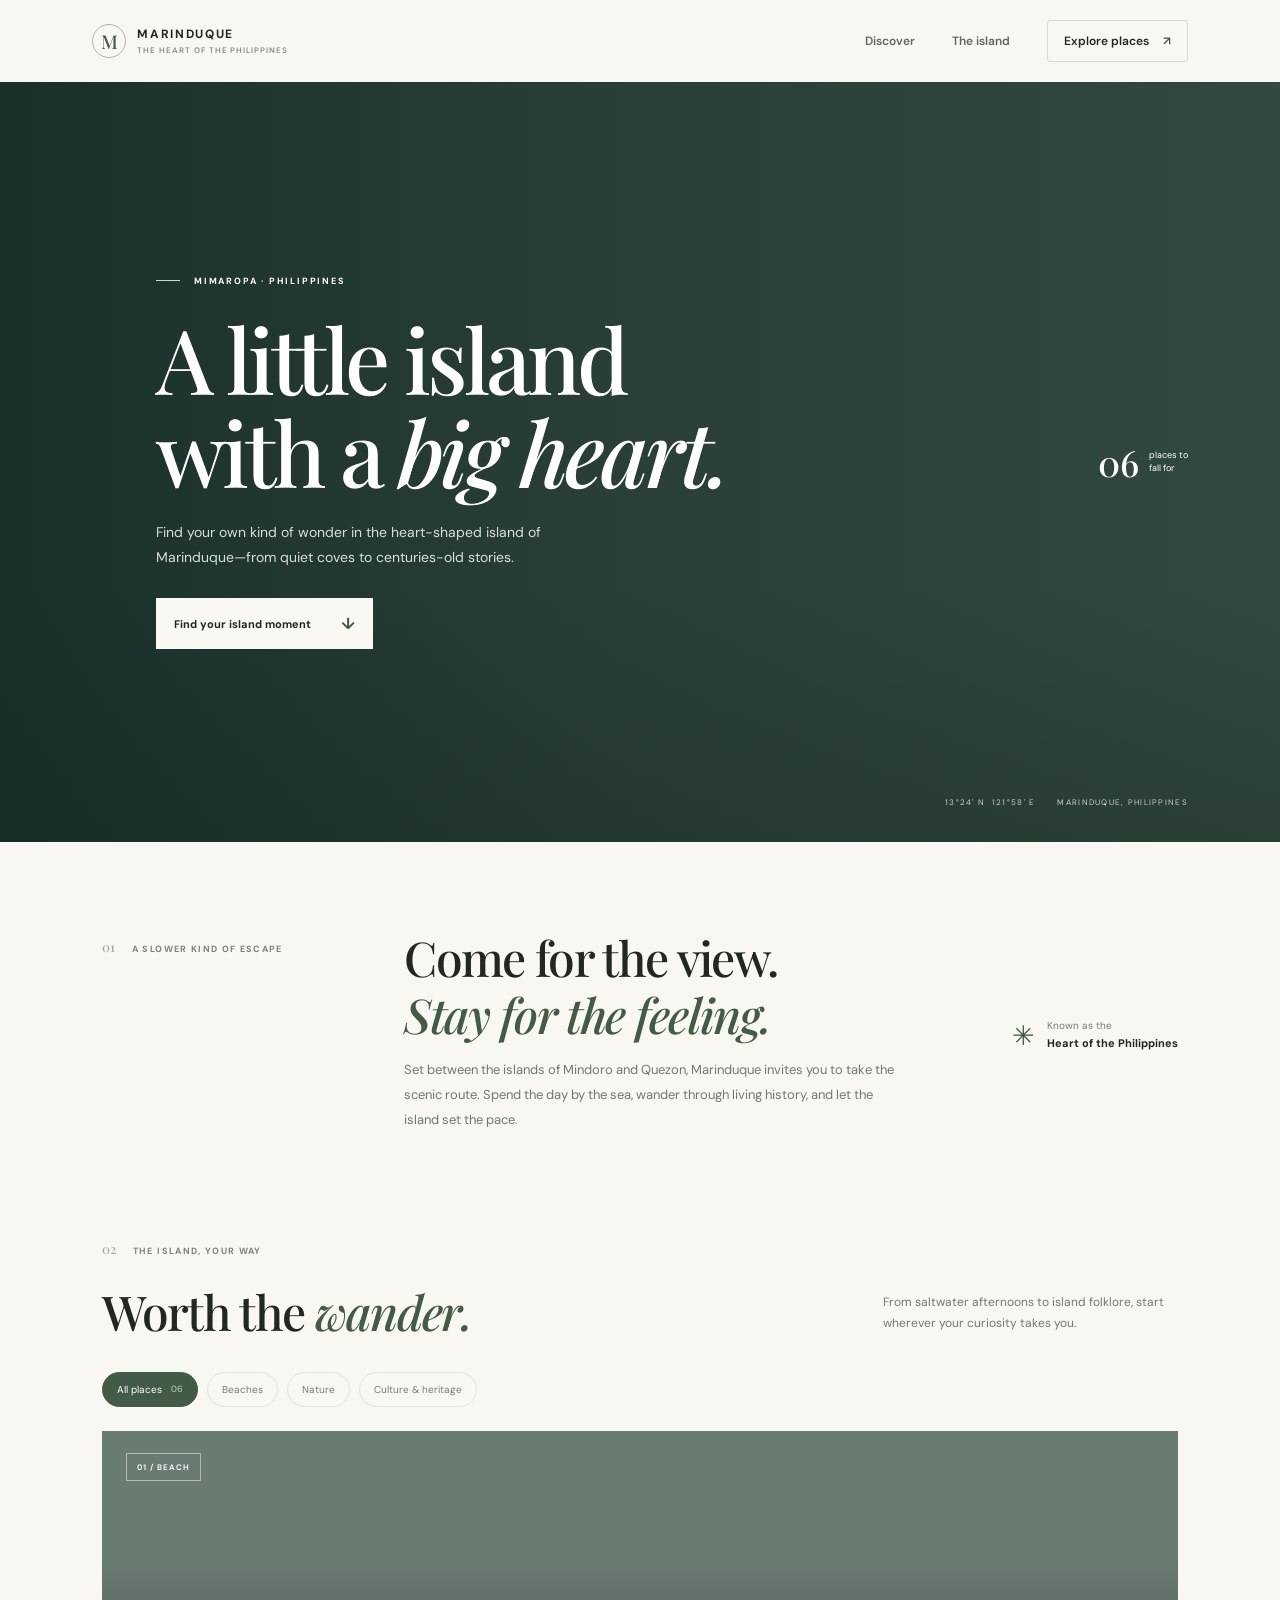
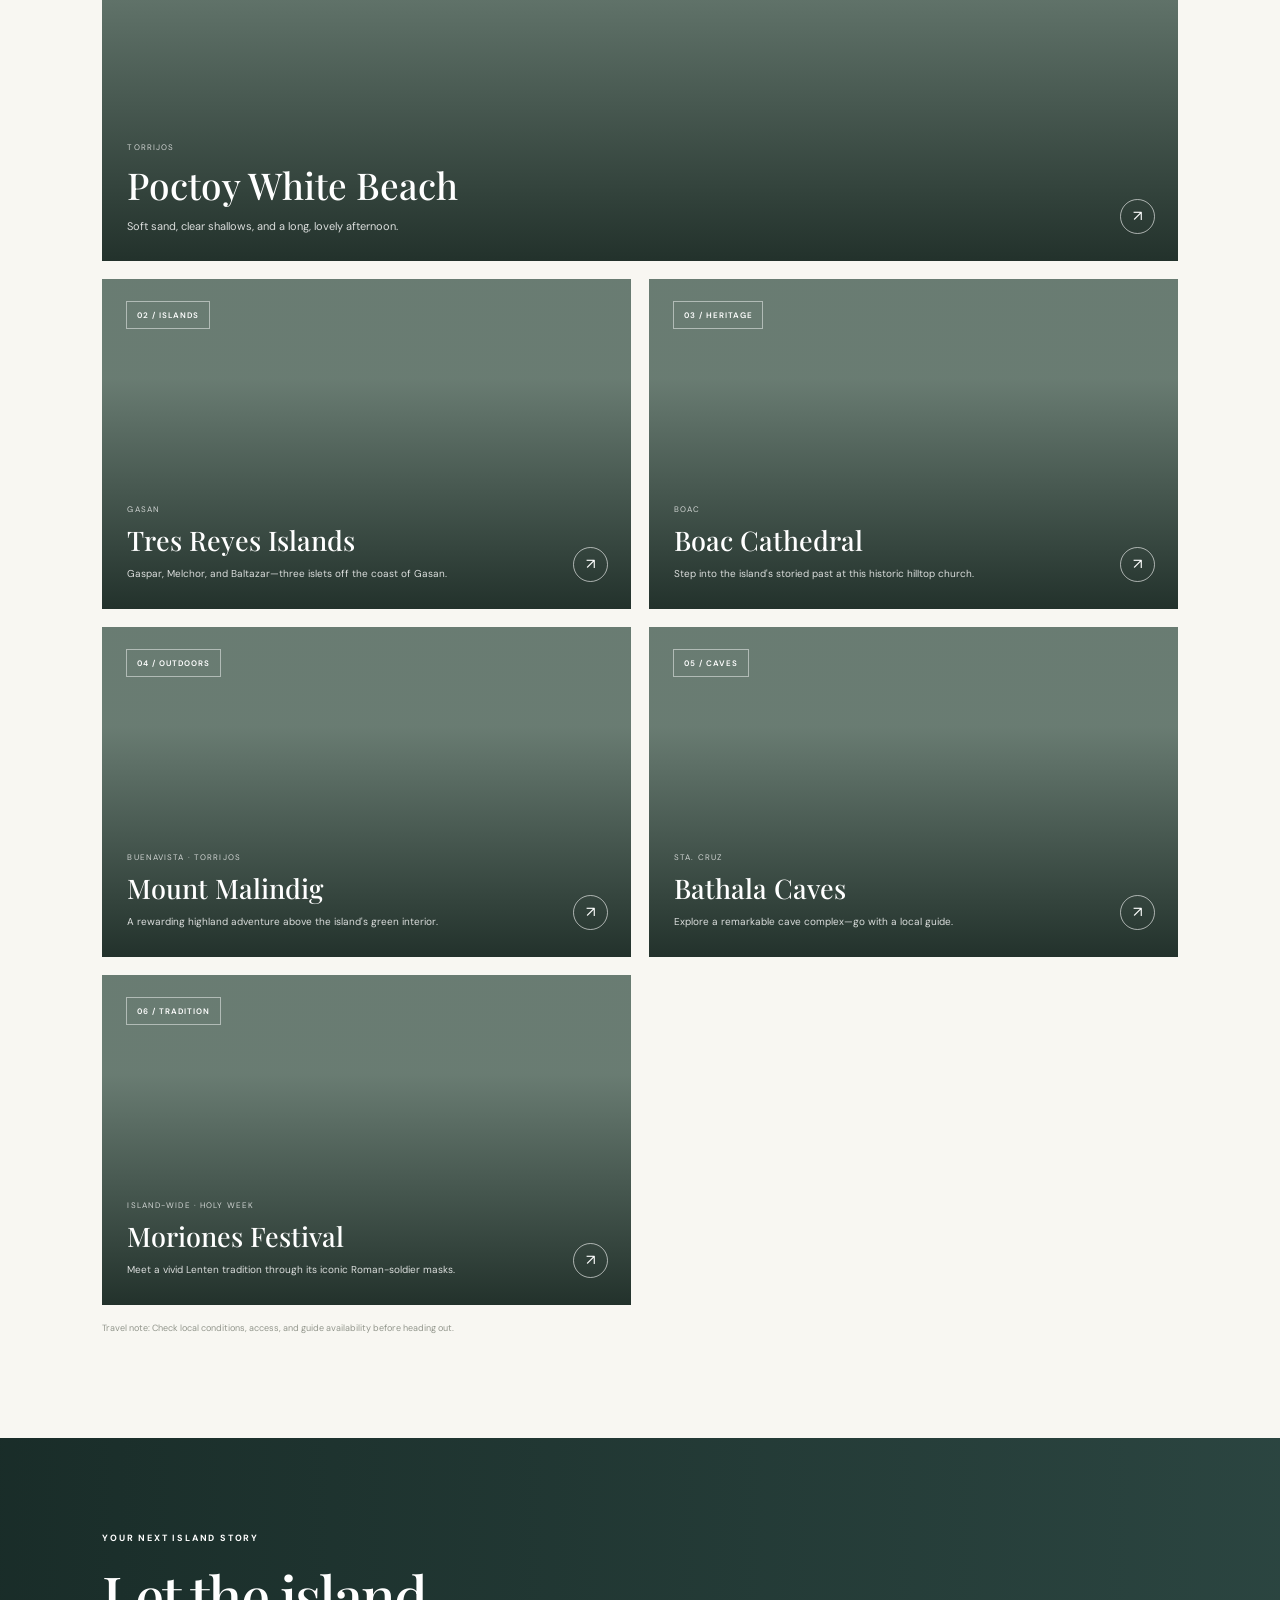
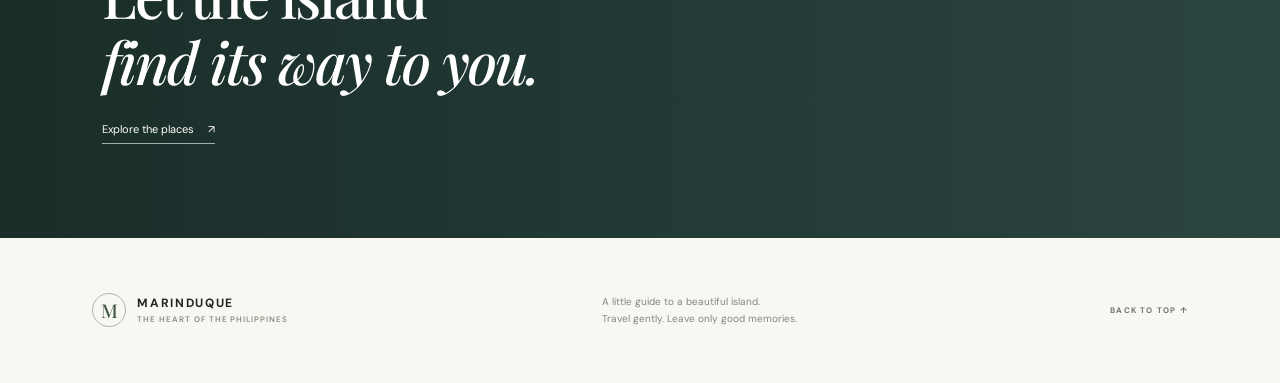
<file: index.html>
<!DOCTYPE html>
<html lang="en">
<head>
	<meta charset="UTF-8">
	<meta name="viewport" content="width=device-width, initial-scale=1.0">
	<meta name="theme-color" content="#f8f5ed">
	<meta name="description" content="Discover the beaches, heritage, islands, and mountain trails of Marinduque, the heart of the Philippines.">
	<title>Marinduque — The Heart of the Philippines</title>
	<link rel="preconnect" href="https://fonts.googleapis.com">
	<link rel="preconnect" href="https://fonts.gstatic.com" crossorigin>
	<link href="https://fonts.googleapis.com/css2?family=DM+Sans:wght@400;500;600;700&family=Playfair+Display:wght@500;600;700&display=swap" rel="stylesheet">
	<link rel="stylesheet" href="style.css">
	<script src="script.js" defer></script>
</head>
<body>
	<header class="site-header">
		<a class="brand" href="#home" aria-label="Marinduque home">
			<span class="brand-mark" aria-hidden="true">M</span>
			<span>MARINDUQUE<small>THE HEART OF THE PHILIPPINES</small></span>
		</a>
		<button class="menu-toggle" type="button" aria-label="Open navigation" aria-expanded="false" aria-controls="main-nav">
			<span></span><span></span>
		</button>
		<nav class="main-nav" id="main-nav" aria-label="Main navigation">
			<a href="#discover">Discover</a>
			<a href="#about">The island</a>
			<a class="nav-cta" href="#discover">Explore places <span aria-hidden="true">↗</span></a>
		</nav>
	</header>

	<main>
		<section class="hero" id="home" aria-labelledby="hero-title">
			<div class="hero-image" role="img" aria-label="A tropical island shoreline surrounded by blue water"></div>
			<div class="hero-shade"></div>
			<div class="hero-content">
				<p class="eyebrow"><span></span> MIMAROPA · PHILIPPINES</p>
				<h1 id="hero-title">A little island<br>with a <em>big heart.</em></h1>
				<p class="hero-copy">Find your own kind of wonder in the heart-shaped island of Marinduque—from quiet coves to centuries-old stories.</p>
				<a class="button button-light" href="#discover">Find your island moment <span aria-hidden="true">↓</span></a>
			</div>
			<div class="hero-caption"><span>13°24' N&nbsp; 121°58' E</span><span>MARINDUQUE, PHILIPPINES</span></div>
			<div class="hero-count"><strong>06</strong><span>places to<br>fall for</span></div>
		</section>

		<section class="intro section-wrap" id="about">
			<div class="intro-label"><span class="section-number">01</span> A SLOWER KIND OF ESCAPE</div>
			<div class="intro-copy">
				<h2>Come for the view.<br><em>Stay for the feeling.</em></h2>
				<p>Set between the islands of Mindoro and Quezon, Marinduque invites you to take the scenic route. Spend the day by the sea, wander through living history, and let the island set the pace.</p>
			</div>
			<div class="intro-note"><span aria-hidden="true">✳</span><p>Known as the<br><strong>Heart of the Philippines</strong></p></div>
		</section>

		<section class="discover section-wrap" id="discover">
			<div class="section-heading">
				<div>
					<div class="intro-label"><span class="section-number">02</span> THE ISLAND, YOUR WAY</div>
					<h2>Worth the <em>wander.</em></h2>
				</div>
				<p>From saltwater afternoons to island folklore, start wherever your curiosity takes you.</p>
			</div>

			<div class="filter-row" role="group" aria-label="Filter attractions by type">
				<button class="filter-chip active" type="button" data-filter="all" aria-pressed="true">All places <span>06</span></button>
				<button class="filter-chip" type="button" data-filter="beach" aria-pressed="false">Beaches</button>
				<button class="filter-chip" type="button" data-filter="nature" aria-pressed="false">Nature</button>
				<button class="filter-chip" type="button" data-filter="culture" aria-pressed="false">Culture & heritage</button>
			</div>

			<div class="attraction-grid" id="attraction-grid">
				<article class="place-card place-card-large" data-category="beach">
					<div class="place-image image-poctoy" role="img" aria-label="White sand beach and clear tropical water"></div>
					<div class="place-overlay"></div>
					<span class="place-index">01 / BEACH</span>
					<div class="place-info"><p>TORRIJOS</p><h3>Poctoy White Beach</h3><span>Soft sand, clear shallows, and a long, lovely afternoon.</span></div>
					<span class="place-arrow" aria-hidden="true">↗</span>
				</article>
				<article class="place-card" data-category="nature">
					<div class="place-image image-tres-reyes" role="img" aria-label="Small green islands in a bright blue sea"></div>
					<div class="place-overlay"></div>
					<span class="place-index">02 / ISLANDS</span>
					  <div class="place-info"><p>GASAN</p><h3>Tres Reyes Islands</h3><span>Gaspar, Melchor, and Baltazar—three islets off the coast of Gasan.</span></div>
					<span class="place-arrow" aria-hidden="true">↗</span>
				</article>
				<article class="place-card" data-category="culture">
					<div class="place-image image-boac" role="img" aria-label="Historic Spanish colonial church in the Philippines"></div>
					<div class="place-overlay"></div>
					<span class="place-index">03 / HERITAGE</span>
					<div class="place-info"><p>BOAC</p><h3>Boac Cathedral</h3><span>Step into the island's storied past at this historic hilltop church.</span></div>
					<span class="place-arrow" aria-hidden="true">↗</span>
				</article>
				<article class="place-card" data-category="nature">
					<div class="place-image image-malindig" role="img" aria-label="Lush green mountain rising above the island landscape"></div>
					<div class="place-overlay"></div>
					<span class="place-index">04 / OUTDOORS</span>
					<div class="place-info"><p>BUENAVISTA · TORRIJOS</p><h3>Mount Malindig</h3><span>A rewarding highland adventure above the island's green interior.</span></div>
					<span class="place-arrow" aria-hidden="true">↗</span>
				</article>
				<article class="place-card" data-category="nature">
					<div class="place-image image-caves" role="img" aria-label="Limestone cave opening surrounded by tropical greenery"></div>
					<div class="place-overlay"></div>
					<span class="place-index">05 / CAVES</span>
					<div class="place-info"><p>STA. CRUZ</p><h3>Bathala Caves</h3><span>Explore a remarkable cave complex—go with a local guide.</span></div>
					<span class="place-arrow" aria-hidden="true">↗</span>
				</article>
				<article class="place-card" data-category="culture">
					<div class="place-image image-moriones" role="img" aria-label="Colorful handcrafted festival mask"></div>
					<div class="place-overlay"></div>
					<span class="place-index">06 / TRADITION</span>
					<div class="place-info"><p>ISLAND-WIDE · HOLY WEEK</p><h3>Moriones Festival</h3><span>Meet a vivid Lenten tradition through its iconic Roman-soldier masks.</span></div>
					<span class="place-arrow" aria-hidden="true">↗</span>
				</article>
			</div>
			<p class="empty-state" id="empty-state" hidden>No places in this category yet. Try another filter.</p>
			<p class="photo-note">Travel note: Check local conditions, access, and guide availability before heading out.</p>
		</section>

		<section class="closing-banner">
			<div class="closing-image" role="img" aria-label="Sunset over a tropical island coast"></div>
			<div class="closing-content"><p class="eyebrow">YOUR NEXT ISLAND STORY</p><h2>Let the island<br><em>find its way to you.</em></h2><a href="#discover" class="text-link">Explore the places <span aria-hidden="true">↗</span></a></div>
		</section>
	</main>

	<footer class="site-footer">
		<a class="brand footer-brand" href="#home"><span class="brand-mark" aria-hidden="true">M</span><span>MARINDUQUE<small>THE HEART OF THE PHILIPPINES</small></span></a>
		<p>A little guide to a beautiful island.<br>Travel gently. Leave only good memories.</p>
		<a class="back-top" href="#home">BACK TO TOP ↑</a>
	</footer>
</body>
</html>
</file>
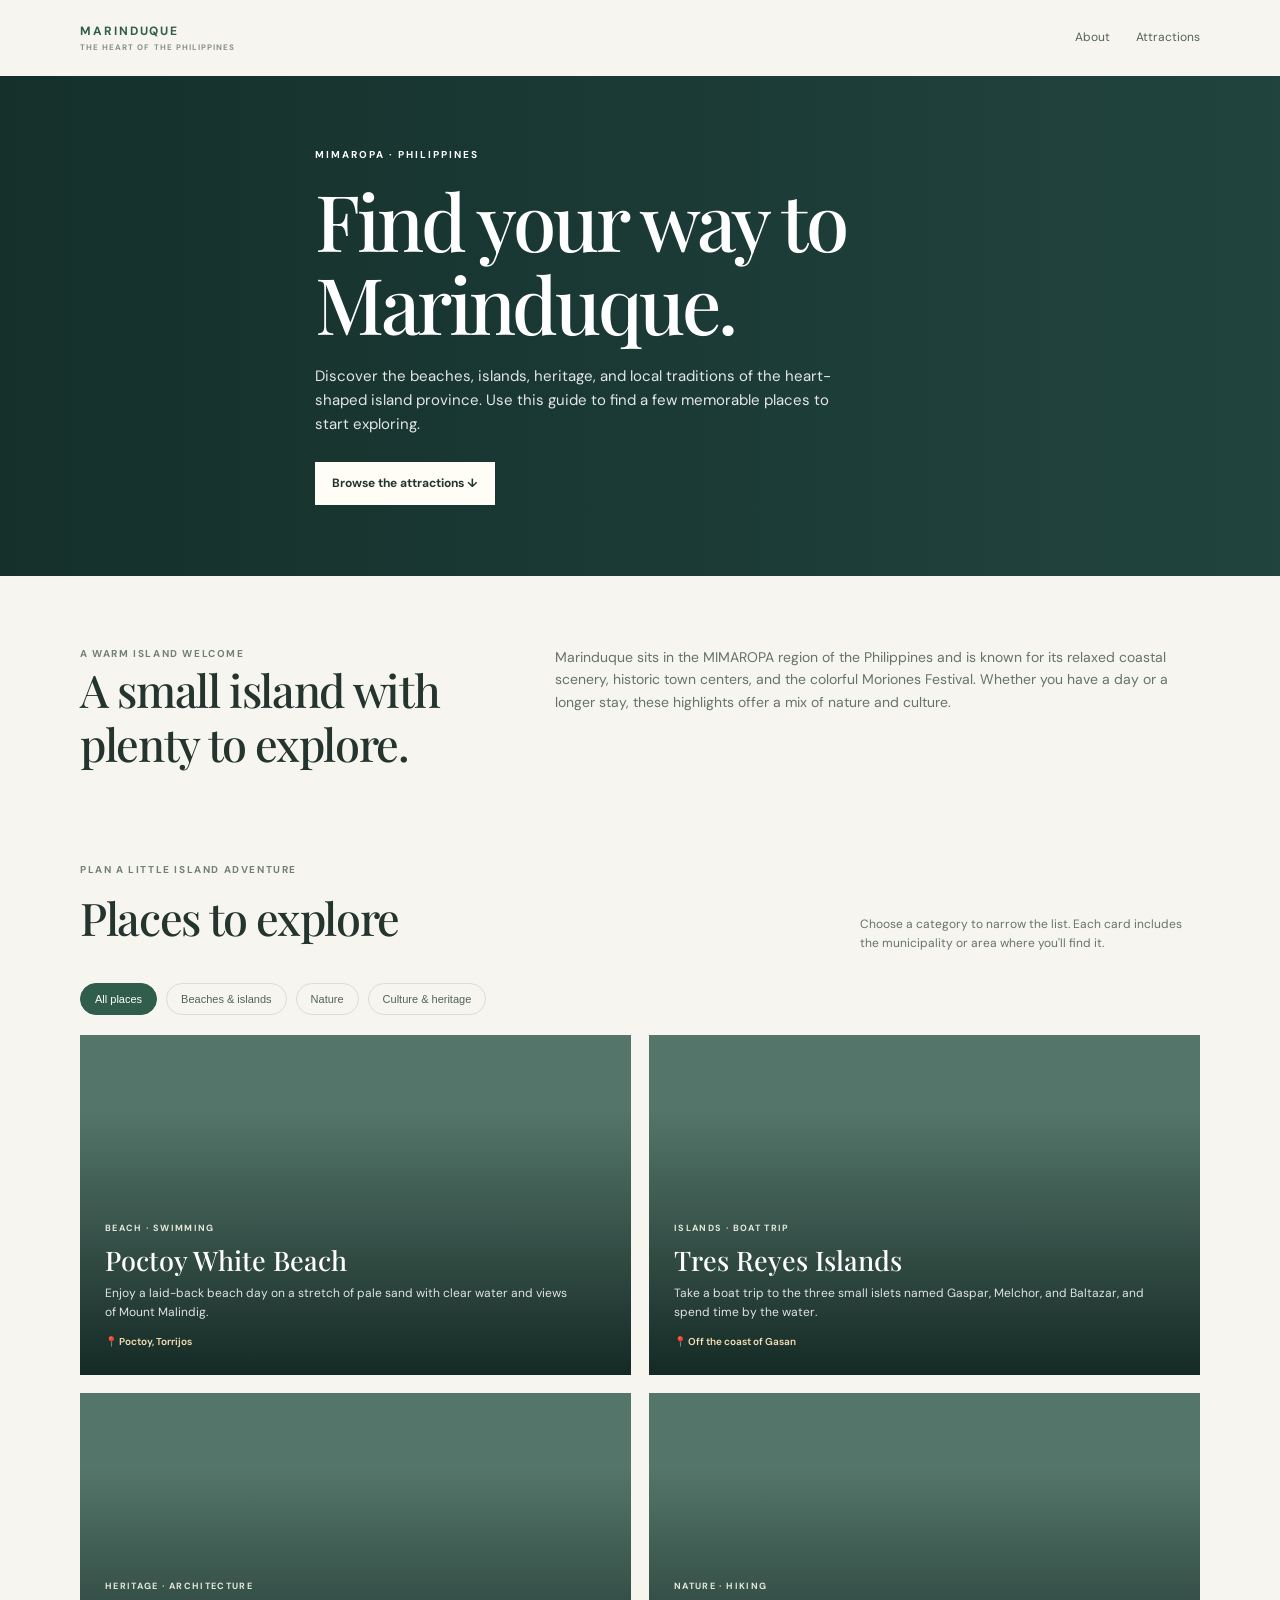
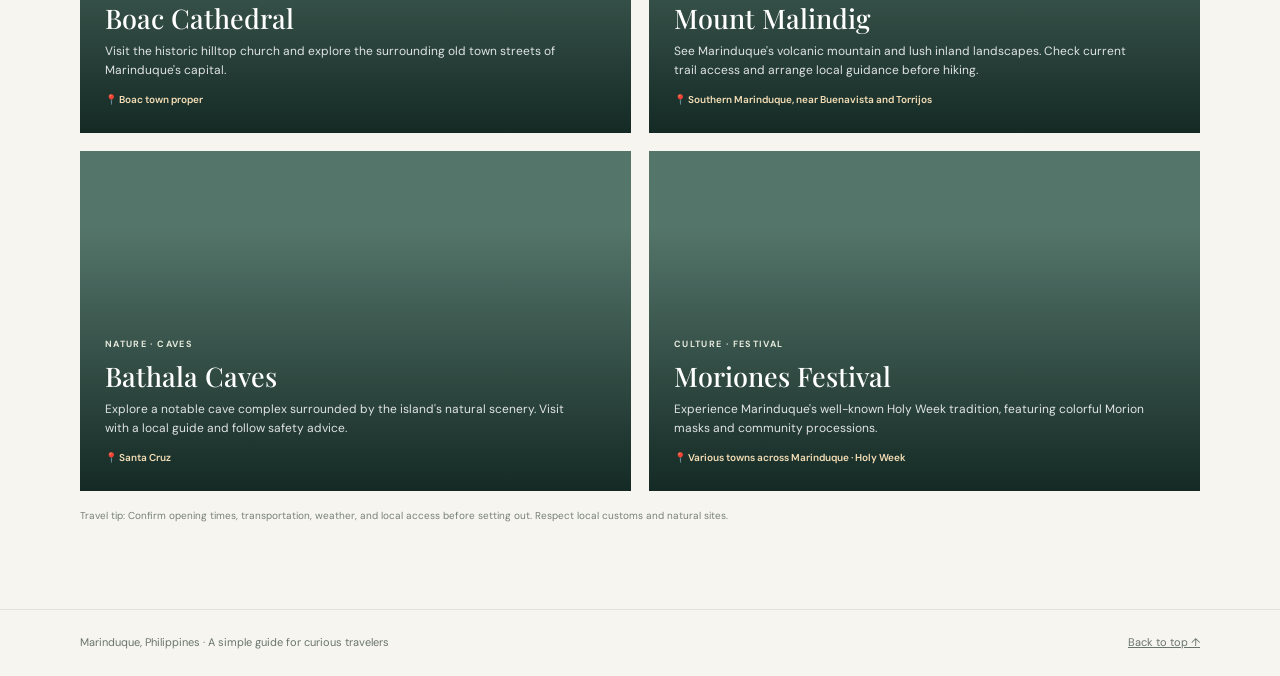
<file: outputs/task3-structured.html>
<!DOCTYPE html>
<html lang="en">
<head>
  <meta charset="UTF-8">
  <meta name="viewport" content="width=device-width, initial-scale=1.0">
  <meta name="description" content="A practical, friendly guide to beaches, islands, heritage, and nature in Marinduque, Philippines.">
  <meta name="theme-color" content="#f6f5ef">
  <title>Explore Marinduque | Island Travel Guide</title>
  <link rel="preconnect" href="https://fonts.googleapis.com">
  <link rel="preconnect" href="https://fonts.gstatic.com" crossorigin>
  <link href="https://fonts.googleapis.com/css2?family=DM+Sans:wght@400;500;600;700&family=Playfair+Display:wght@500;600;700&display=swap" rel="stylesheet">
  <style>
    /* ---------- Basic page setup ---------- */
    :root {
      --ink: #24342e;
      --muted: #65736b;
      --paper: #f6f5ef;
      --green: #315d4c;
      --sand: #e6dfcf;
      --serif: "Playfair Display", Georgia, serif;
      --sans: "DM Sans", Arial, sans-serif;
    }

    * { box-sizing: border-box; }
    html { scroll-behavior: smooth; }
    body {
      margin: 0;
      color: var(--ink);
      background: var(--paper);
      font-family: var(--sans);
      line-height: 1.6;
    }

    a { color: inherit; }
    .container { width: min(1120px, 88%); margin: 0 auto; }

    /* ---------- Top navigation ---------- */
    .topbar {
      min-height: 76px;
      display: flex;
      align-items: center;
      justify-content: space-between;
      gap: 20px;
    }

    .brand {
      color: var(--green);
      font-size: 12px;
      font-weight: 700;
      letter-spacing: .16em;
      text-decoration: none;
    }

    .brand span { display: block; color: #879087; font-size: 8px; letter-spacing: .13em; }
    .topbar nav { display: flex; gap: 26px; }
    .topbar nav a { color: #54635b; font-size: 12px; text-decoration: none; }
    .topbar nav a:hover { color: var(--green); text-decoration: underline; }

    /* ---------- Welcome banner ---------- */
    .hero {
      min-height: 500px;
      display: flex;
      align-items: center;
      position: relative;
      overflow: hidden;
      color: white;
      background: #264b46 url("https://images.unsplash.com/photo-1500375592092-40eb2168fd21?auto=format&fit=crop&w=2000&q=85") center 54% / cover;
    }

    .hero::before {
      position: absolute;
      inset: 0;
      background: linear-gradient(90deg, rgba(17, 42, 37, .82), rgba(17, 42, 37, .22));
      content: "";
    }

    .hero-content { max-width: 650px; padding: 70px 0; position: relative; }
    .eyebrow { margin: 0 0 16px; font-size: 10px; font-weight: 700; letter-spacing: .2em; }
    h1, h2, h3, p { margin-top: 0; }
    h1 {
      max-width: 650px;
      margin-bottom: 18px;
      font-family: var(--serif);
      font-size: clamp(46px, 7vw, 78px);
      font-weight: 500;
      letter-spacing: -.04em;
      line-height: 1.07;
    }

    .hero-content > p:not(.eyebrow) { max-width: 540px; margin-bottom: 26px; color: rgba(255,255,255,.88); font-size: 15px; }
    .hero-link {
      display: inline-block;
      padding: 12px 17px;
      color: var(--ink);
      background: #fffdf6;
      font-size: 12px;
      font-weight: 700;
      text-decoration: none;
    }

    .hero-link:hover { background: var(--sand); }

    /* ---------- Introduction ---------- */
    .intro { padding: 70px 0 48px; display: grid; grid-template-columns: 1fr 1.5fr; gap: 45px; align-items: start; }
    .section-label { margin: 0; color: #728077; font-size: 10px; font-weight: 700; letter-spacing: .16em; }
    .intro h2, .places-heading h2 { margin: 0 0 14px; font-family: var(--serif); font-size: clamp(32px, 4vw, 45px); font-weight: 500; letter-spacing: -.03em; line-height: 1.2; }
    .intro-copy { max-width: 650px; color: var(--muted); font-size: 14px; }
    .intro-copy p { margin-bottom: 0; }

    /* ---------- Attractions and category controls ---------- */
    .places { padding: 30px 0 85px; }
    .places-heading { display: flex; align-items: end; justify-content: space-between; gap: 24px; }
    .places-heading .section-label { margin-bottom: 12px; }
    .places-heading > p { max-width: 340px; margin-bottom: 5px; color: var(--muted); font-size: 12px; }
    .filters { display: flex; flex-wrap: wrap; gap: 9px; margin: 25px 0 20px; }
    .filter-button {
      padding: 9px 14px;
      border: 1px solid #d9ded6;
      border-radius: 30px;
      color: #52635a;
      background: transparent;
      cursor: pointer;
      font-size: 11px;
    }

    .filter-button:hover, .filter-button.selected { border-color: var(--green); color: white; background: var(--green); }
    .filter-button:focus-visible, a:focus-visible { outline: 3px solid #d79a52; outline-offset: 3px; }
    .card-grid { display: grid; grid-template-columns: repeat(2, minmax(0, 1fr)); gap: 18px; }
    .card {
      min-height: 340px;
      position: relative;
      overflow: hidden;
      display: flex;
      align-items: end;
      color: white;
      background-color: #56776c;
      background-position: center;
      background-size: cover;
      isolation: isolate;
    }

    .card::before { position: absolute; z-index: -1; inset: 0; background: linear-gradient(0deg, rgba(15, 35, 30, .92), rgba(15, 35, 30, .02) 78%); content: ""; }
    .card::after { position: absolute; z-index: -2; inset: 0; background: inherit; content: ""; transition: transform .4s ease; }
    .card:hover::after { transform: scale(1.04); }
    .card-content { padding: 25px; }
    .category { display: inline-block; margin-bottom: 9px; color: #e5e8dc; font-size: 9px; font-weight: 700; letter-spacing: .15em; text-transform: uppercase; }
    .card h3 { margin: 0 0 7px; font-family: var(--serif); font-size: 27px; font-weight: 500; line-height: 1.2; }
    .card p { max-width: 470px; margin: 0 0 12px; color: rgba(255,255,255,.86); font-size: 12px; }
    .location { display: block; color: #f5dfb7; font-size: 10px; font-weight: 600; }
    .poctoy { background-image: url("https://images.unsplash.com/photo-1507525428034-b723cf961d3e?auto=format&fit=crop&w=1200&q=80"); }
    .tres-reyes { background-image: url("https://images.unsplash.com/photo-1519046904884-53103b34b206?auto=format&fit=crop&w=1200&q=80"); }
    .boac-cathedral { background-image: url("https://images.unsplash.com/photo-1548013146-72479768bada?auto=format&fit=crop&w=1200&q=80"); }
    .malindig { background-image: url("https://images.unsplash.com/photo-1464822759023-fed622ff2c3b?auto=format&fit=crop&w=1200&q=80"); }
    .bathala { background-image: url("https://images.unsplash.com/photo-1518837695005-2083093ee35b?auto=format&fit=crop&w=1200&q=80"); }
    .moriones { background-image: url("https://images.unsplash.com/photo-1601931935821-5fbe71157695?auto=format&fit=crop&w=1200&q=80"); }
    .card[hidden] { display: none; }
    .travel-note { margin: 17px 0 0; color: #778078; font-size: 10px; }

    /* ---------- Footer ---------- */
    footer { padding: 24px 0; border-top: 1px solid #e1e2da; color: #69746d; font-size: 11px; }
    footer .container { display: flex; justify-content: space-between; gap: 15px; }
    footer p { margin: 0; }

    /* ---------- Small screens ---------- */
    @media (max-width: 700px) {
      .topbar { min-height: 68px; }
      .topbar nav { gap: 14px; }
      .topbar nav a { font-size: 11px; }
      .hero { min-height: 470px; }
      .hero-content { padding: 60px 0; }
      .intro { grid-template-columns: 1fr; gap: 13px; padding: 55px 0 35px; }
      .places { padding-top: 20px; }
      .places-heading { align-items: start; flex-direction: column; gap: 5px; }
      .card-grid { grid-template-columns: 1fr; gap: 13px; }
      .card { min-height: 320px; }
    }

    @media (max-width: 420px) {
      .container { width: 90%; }
      .topbar nav { gap: 10px; }
      .topbar nav a { font-size: 10px; }
      .hero { min-height: 440px; }
      .hero-content > p:not(.eyebrow) { font-size: 13px; }
      .card { min-height: 300px; }
      .card-content { padding: 20px; }
      footer .container { flex-direction: column; }
    }

    @media (prefers-reduced-motion: reduce) {
      html { scroll-behavior: auto; }
      *, *::before, *::after { transition-duration: .01ms !important; }
    }
  </style>
</head>
<body>
  <header class="topbar container">
    <a class="brand" href="#home">MARINDUQUE<span>THE HEART OF THE PHILIPPINES</span></a>
    <nav aria-label="Main navigation">
      <a href="#about">About</a>
      <a href="#attractions">Attractions</a>
    </nav>
  </header>

  <main>
    <section class="hero" id="home">
      <div class="hero-content container">
        <p class="eyebrow">MIMAROPA · PHILIPPINES</p>
        <h1>Find your way to Marinduque.</h1>
        <p>Discover the beaches, islands, heritage, and local traditions of the heart-shaped island province. Use this guide to find a few memorable places to start exploring.</p>
        <a class="hero-link" href="#attractions">Browse the attractions ↓</a>
      </div>
    </section>

    <section class="intro container" id="about">
      <div>
        <p class="section-label">A WARM ISLAND WELCOME</p>
        <h2>A small island with plenty to explore.</h2>
      </div>
      <div class="intro-copy">
        <p>Marinduque sits in the MIMAROPA region of the Philippines and is known for its relaxed coastal scenery, historic town centers, and the colorful Moriones Festival. Whether you have a day or a longer stay, these highlights offer a mix of nature and culture.</p>
      </div>
    </section>

    <section class="places container" id="attractions">
      <div class="places-heading">
        <div>
          <p class="section-label">PLAN A LITTLE ISLAND ADVENTURE</p>
          <h2>Places to explore</h2>
        </div>
        <p>Choose a category to narrow the list. Each card includes the municipality or area where you'll find it.</p>
      </div>

      <div class="filters" role="group" aria-label="Filter attractions by category">
        <button class="filter-button selected" type="button" data-filter="all" aria-pressed="true">All places</button>
        <button class="filter-button" type="button" data-filter="beach" aria-pressed="false">Beaches & islands</button>
        <button class="filter-button" type="button" data-filter="nature" aria-pressed="false">Nature</button>
        <button class="filter-button" type="button" data-filter="culture" aria-pressed="false">Culture & heritage</button>
      </div>

      <div class="card-grid">
        <article class="card poctoy" data-category="beach">
          <div class="card-content">
            <span class="category">Beach · Swimming</span>
            <h3>Poctoy White Beach</h3>
            <p>Enjoy a laid-back beach day on a stretch of pale sand with clear water and views of Mount Malindig.</p>
            <span class="location">📍 Poctoy, Torrijos</span>
          </div>
        </article>

        <article class="card tres-reyes" data-category="beach">
          <div class="card-content">
            <span class="category">Islands · Boat trip</span>
            <h3>Tres Reyes Islands</h3>
            <p>Take a boat trip to the three small islets named Gaspar, Melchor, and Baltazar, and spend time by the water.</p>
            <span class="location">📍 Off the coast of Gasan</span>
          </div>
        </article>

        <article class="card boac-cathedral" data-category="culture">
          <div class="card-content">
            <span class="category">Heritage · Architecture</span>
            <h3>Boac Cathedral</h3>
            <p>Visit the historic hilltop church and explore the surrounding old town streets of Marinduque's capital.</p>
            <span class="location">📍 Boac town proper</span>
          </div>
        </article>

        <article class="card malindig" data-category="nature">
          <div class="card-content">
            <span class="category">Nature · Hiking</span>
            <h3>Mount Malindig</h3>
            <p>See Marinduque's volcanic mountain and lush inland landscapes. Check current trail access and arrange local guidance before hiking.</p>
            <span class="location">📍 Southern Marinduque, near Buenavista and Torrijos</span>
          </div>
        </article>

        <article class="card bathala" data-category="nature">
          <div class="card-content">
            <span class="category">Nature · Caves</span>
            <h3>Bathala Caves</h3>
            <p>Explore a notable cave complex surrounded by the island's natural scenery. Visit with a local guide and follow safety advice.</p>
            <span class="location">📍 Santa Cruz</span>
          </div>
        </article>

        <article class="card moriones" data-category="culture">
          <div class="card-content">
            <span class="category">Culture · Festival</span>
            <h3>Moriones Festival</h3>
            <p>Experience Marinduque's well-known Holy Week tradition, featuring colorful Morion masks and community processions.</p>
            <span class="location">📍 Various towns across Marinduque · Holy Week</span>
          </div>
        </article>
      </div>
      <p class="travel-note">Travel tip: Confirm opening times, transportation, weather, and local access before setting out. Respect local customs and natural sites.</p>
    </section>
  </main>

  <footer>
    <div class="container">
      <p>Marinduque, Philippines · A simple guide for curious travelers</p>
      <a href="#home">Back to top ↑</a>
    </div>
  </footer>

  <script>
    // Show only the attraction cards that match the selected category.
    const filterButtons = document.querySelectorAll(".filter-button");
    const attractionCards = document.querySelectorAll(".card");

    filterButtons.forEach((button) => {
      button.addEventListener("click", () => {
        const selectedCategory = button.dataset.filter;

        // Update the selected button and its accessibility state.
        filterButtons.forEach((filterButton) => {
          const isSelected = filterButton === button;
          filterButton.classList.toggle("selected", isSelected);
          filterButton.setAttribute("aria-pressed", String(isSelected));
        });

        // Hide cards that are not in the chosen category.
        attractionCards.forEach((card) => {
          const matchesCategory = selectedCategory === "all" || card.dataset.category === selectedCategory;
          card.hidden = !matchesCategory;
        });
      });
    });
  </script>
</body>
</html>
</file>
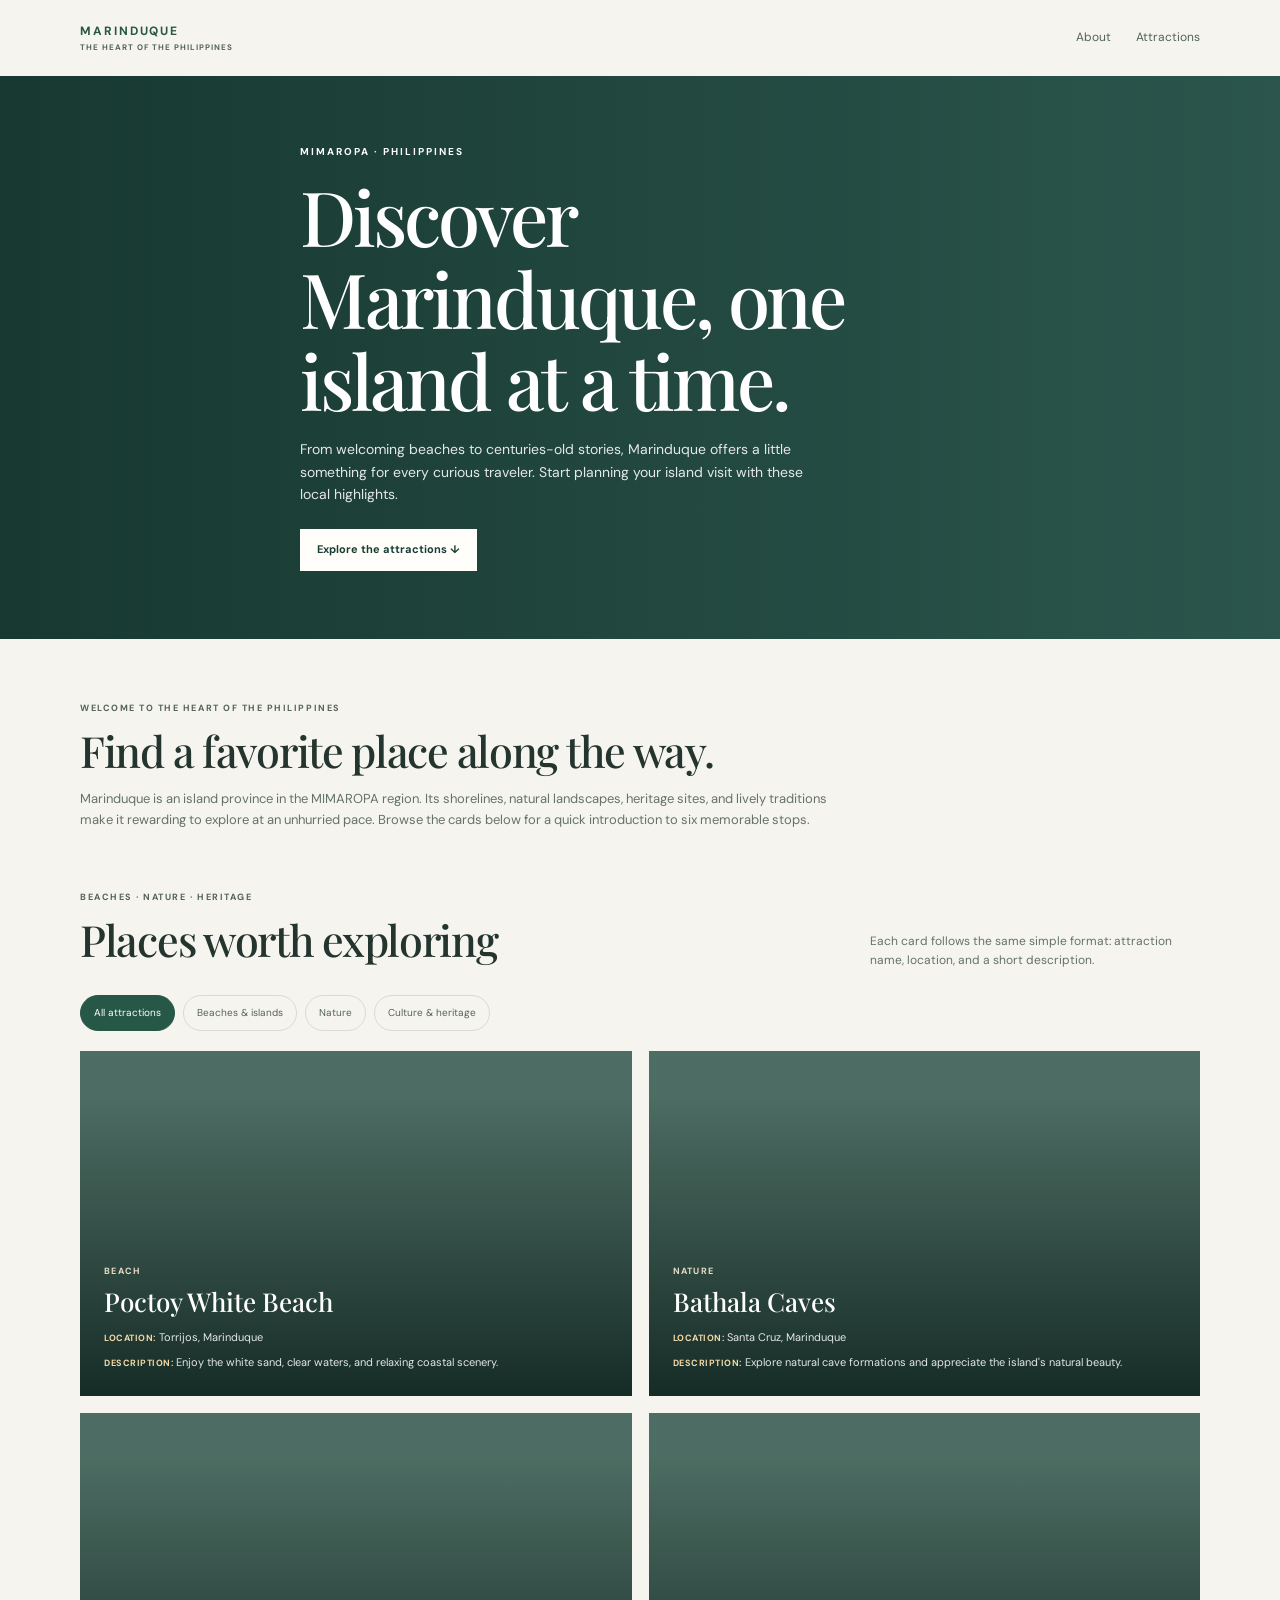
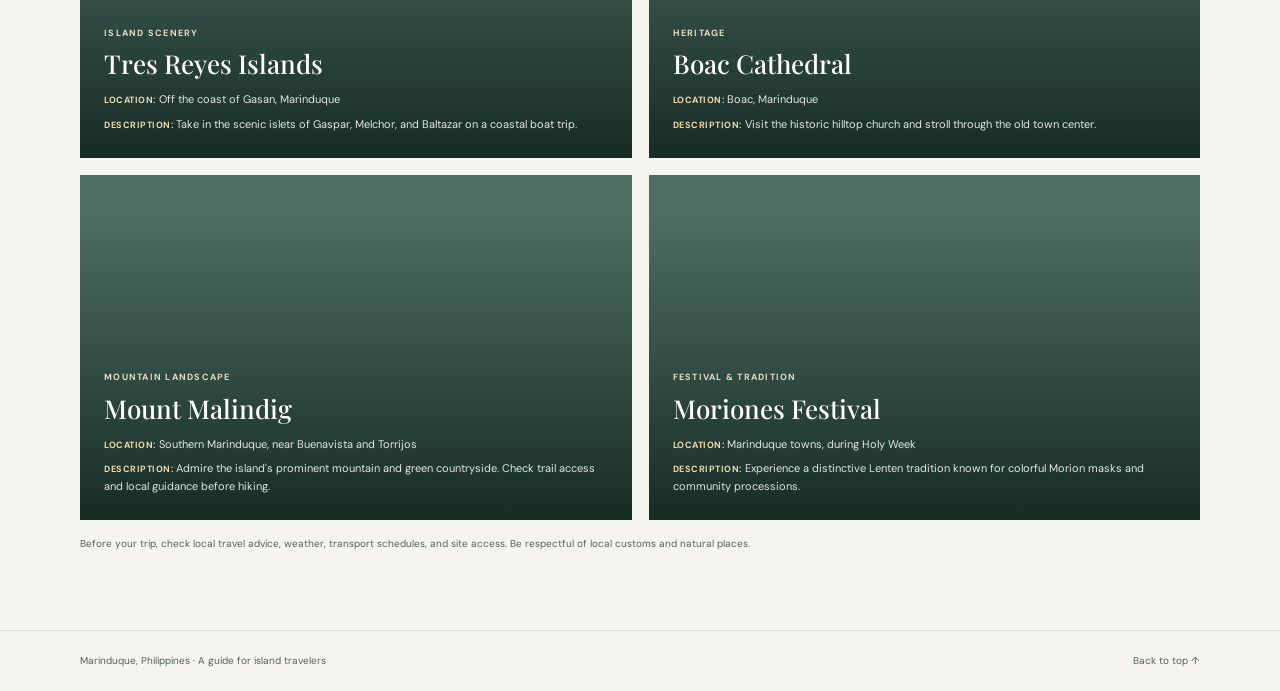
<file: outputs/task4-few-shot.html>
<!DOCTYPE html>
<html lang="en">
<head>
  <meta charset="UTF-8">
  <meta name="viewport" content="width=device-width, initial-scale=1.0">
  <meta name="description" content="Plan a visit to Marinduque with this guide to its beaches, caves, islands, heritage, and traditions.">
  <meta name="theme-color" content="#f5f4ee">
  <title>Marinduque Travel Guide — Island Places to Explore</title>
  <link rel="preconnect" href="https://fonts.googleapis.com">
  <link rel="preconnect" href="https://fonts.gstatic.com" crossorigin>
  <link href="https://fonts.googleapis.com/css2?family=DM+Sans:wght@400;500;600;700&family=Playfair+Display:wght@500;600;700&display=swap" rel="stylesheet">
  <style>
    /* Page colors, fonts, and general layout */
    :root {
      --green: #275746;
      --deep-green: #193d35;
      --ink: #24342e;
      --muted: #63736a;
      --cream: #f5f4ee;
      --white: #fffefa;
      --serif: "Playfair Display", Georgia, serif;
      --sans: "DM Sans", Arial, sans-serif;
    }

    * { box-sizing: border-box; }
    html { scroll-behavior: smooth; }
    body {
      margin: 0;
      color: var(--ink);
      background: var(--cream);
      font-family: var(--sans);
      line-height: 1.6;
    }

    a { color: inherit; }
    .container { width: min(1120px, 88%); margin: 0 auto; }

    /* Header and simple navigation */
    .site-header {
      min-height: 76px;
      display: flex;
      align-items: center;
      justify-content: space-between;
      gap: 24px;
    }

    .logo { color: var(--green); font-size: 12px; font-weight: 700; letter-spacing: .16em; text-decoration: none; }
    .logo span { display: block; color: #52635a; font-size: 8px; letter-spacing: .12em; }
    .navigation { display: flex; gap: 25px; }
    .navigation a { color: #52635a; font-size: 12px; text-decoration: none; }
    .navigation a:hover { color: var(--green); text-decoration: underline; }

    /* Welcome section */
    .hero {
      min-height: 470px;
      display: flex;
      align-items: center;
      position: relative;
      overflow: hidden;
      color: white;
      background: #315e54 url("https://images.unsplash.com/photo-1500375592092-40eb2168fd21?auto=format&fit=crop&w=2000&q=85") center 54% / cover;
    }

    .hero::before {
      position: absolute;
      inset: 0;
      background: linear-gradient(90deg, rgba(18, 49, 42, .84), rgba(18, 49, 42, .18));
      content: "";
    }

    .hero-content { position: relative; max-width: 680px; padding: 68px 0; }
    .eyebrow { margin: 0 0 15px; font-size: 10px; font-weight: 700; letter-spacing: .2em; }
    h1, h2, h3, p { margin-top: 0; }
    h1 {
      max-width: 640px;
      margin-bottom: 17px;
      font-family: var(--serif);
      font-size: clamp(44px, 7vw, 76px);
      font-weight: 500;
      letter-spacing: -.04em;
      line-height: 1.08;
    }

    .hero-description { max-width: 530px; margin-bottom: 24px; color: rgba(255,255,255,.88); font-size: 14px; }
    .hero-button {
      display: inline-block;
      padding: 12px 17px;
      color: var(--deep-green);
      background: var(--white);
      font-size: 11px;
      font-weight: 700;
      text-decoration: none;
    }

    .hero-button:hover { background: #e8e4d6; }

    /* Introduction */
    .introduction { padding: 62px 0 35px; }
    .section-label { margin-bottom: 10px; color: #52635a; font-size: 9px; font-weight: 700; letter-spacing: .17em; }
    .introduction h2, .attractions-heading h2 {
      margin-bottom: 12px;
      font-family: var(--serif);
      font-size: clamp(31px, 4vw, 43px);
      font-weight: 500;
      letter-spacing: -.03em;
      line-height: 1.2;
    }

    .introduction p:last-child { max-width: 770px; margin-bottom: 0; color: var(--muted); font-size: 13px; }

    /* Attraction categories and cards */
    .attractions { padding: 24px 0 78px; }
    .attractions-heading { display: flex; align-items: end; justify-content: space-between; gap: 25px; }
    .attractions-heading > p { max-width: 330px; margin: 0 0 7px; color: var(--muted); font-size: 12px; }
    .filters { display: flex; flex-wrap: wrap; gap: 8px; margin: 17px 0 20px; }
    .filter-button {
      padding: 9px 13px;
      border: 1px solid #d5dcd4;
      border-radius: 30px;
      color: #53645a;
      background: transparent;
      cursor: pointer;
      font: inherit;
      font-size: 10px;
    }

    .filter-button:hover, .filter-button.active { border-color: var(--green); color: white; background: var(--green); }
    .filter-button:focus-visible, a:focus-visible { outline: 3px solid #8a4b08; outline-offset: 3px; }
    .visually-hidden { position: absolute; width: 1px; height: 1px; padding: 0; margin: -1px; overflow: hidden; clip: rect(0, 0, 0, 0); white-space: nowrap; border: 0; }
    .card-grid { display: grid; grid-template-columns: repeat(2, minmax(0, 1fr)); gap: 17px; }
    .attraction-card {
      min-height: 345px;
      display: flex;
      align-items: end;
      position: relative;
      overflow: hidden;
      isolation: isolate;
      color: white;
      background-color: #527268;
      background-position: center;
      background-size: cover;
    }

    .attraction-card::before {
      position: absolute;
      z-index: -1;
      inset: 0;
      background: linear-gradient(0deg, rgba(18, 40, 34, .94), rgba(18, 40, 34, .07) 88%);
      content: "";
    }

    .card-content { width: 100%; padding: 24px; }
    .card-type { display: inline-block; margin-bottom: 8px; color: #e7ddc7; font-size: 9px; font-weight: 700; letter-spacing: .14em; text-transform: uppercase; }
    .attraction-card h3 { margin-bottom: 12px; font-family: var(--serif); font-size: 26px; font-weight: 500; line-height: 1.2; }
    .card-details { display: grid; gap: 7px; }
    .card-details p { margin: 0; color: rgba(255,255,255,.88); font-size: 11px; line-height: 1.6; }
    .card-details strong { color: #f2d9a7; font-size: 9px; letter-spacing: .06em; text-transform: uppercase; }
    .poctoy { background-image: url("https://images.unsplash.com/photo-1507525428034-b723cf961d3e?auto=format&fit=crop&w=1200&q=80"); }
    .bathala { background-image: url("https://images.unsplash.com/photo-1518837695005-2083093ee35b?auto=format&fit=crop&w=1200&q=80"); }
    .tres-reyes { background-image: url("https://images.unsplash.com/photo-1519046904884-53103b34b206?auto=format&fit=crop&w=1200&q=80"); }
    .boac-cathedral { background-image: url("https://images.unsplash.com/photo-1548013146-72479768bada?auto=format&fit=crop&w=1200&q=80"); }
    .malindig { background-image: url("https://images.unsplash.com/photo-1464822759023-fed622ff2c3b?auto=format&fit=crop&w=1200&q=80"); }
    .moriones { background-image: url("https://images.unsplash.com/photo-1601931935821-5fbe71157695?auto=format&fit=crop&w=1200&q=80"); }
    .attraction-card[hidden] { display: none; }
    .travel-tip { margin: 16px 0 0; color: #52635a; font-size: 10px; }

    /* Footer */
    .site-footer { padding: 22px 0; border-top: 1px solid #dfe1d9; color: #52635a; font-size: 10px; }
    .footer-inner { display: flex; justify-content: space-between; gap: 16px; }
    .site-footer p { margin: 0; }
    .site-footer a { text-decoration: none; }
    .site-footer a:hover { text-decoration: underline; }

    /* Adjust the layout for phones and tablets */
    @media (max-width: 700px) {
      .site-header { min-height: 68px; gap: 12px; }
      .navigation { align-items: center; gap: 8px; }
      .navigation a { display: inline-flex; align-items: center; min-height: 44px; padding: 0 6px; font-size: 11px; }
      .filter-button { display: inline-flex; align-items: center; justify-content: center; min-height: 44px; padding: 10px 14px; }
      .hero { min-height: 450px; }
      .hero-content { padding: 55px 0; }
      .introduction { padding-top: 48px; }
      .attractions-heading { align-items: start; flex-direction: column; gap: 0; }
      .card-grid { grid-template-columns: 1fr; gap: 13px; }
      .attraction-card { min-height: 315px; }
    }

    @media (max-width: 420px) {
      .container { width: 90%; }
      .site-header { gap: 8px; }
      .navigation { gap: 2px; }
      .navigation a { padding: 0 4px; font-size: 10px; }
      .hero { min-height: 420px; }
      .hero-description { font-size: 13px; }
      .attraction-card { min-height: 300px; }
      .card-content { padding: 19px; }
      .footer-inner { flex-direction: column; }
    }

    @media (prefers-reduced-motion: reduce) {
      html { scroll-behavior: auto; }
    }
  </style>
</head>
<body>
  <header class="site-header container">
    <a class="logo" href="#home">MARINDUQUE<span>THE HEART OF THE PHILIPPINES</span></a>
    <nav class="navigation" aria-label="Main navigation">
      <a href="#about">About</a>
      <a href="#attractions">Attractions</a>
    </nav>
  </header>

  <main>
    <section class="hero" id="home">
      <div class="hero-content container">
        <p class="eyebrow">MIMAROPA · PHILIPPINES</p>
        <h1>Discover Marinduque, one island at a time.</h1>
        <p class="hero-description">From welcoming beaches to centuries-old stories, Marinduque offers a little something for every curious traveler. Start planning your island visit with these local highlights.</p>
        <a class="hero-button" href="#attractions">Explore the attractions ↓</a>
      </div>
    </section>

    <section class="introduction container" id="about">
      <p class="section-label">WELCOME TO THE HEART OF THE PHILIPPINES</p>
      <h2>Find a favorite place along the way.</h2>
      <p>Marinduque is an island province in the MIMAROPA region. Its shorelines, natural landscapes, heritage sites, and lively traditions make it rewarding to explore at an unhurried pace. Browse the cards below for a quick introduction to six memorable stops.</p>
    </section>

    <section class="attractions container" id="attractions">
      <div class="attractions-heading">
        <div>
          <p class="section-label">BEACHES · NATURE · HERITAGE</p>
          <h2>Places worth exploring</h2>
        </div>
        <p>Each card follows the same simple format: attraction name, location, and a short description.</p>
      </div>

      <div class="filters" role="group" aria-label="Filter attractions by type">
        <button class="filter-button active" type="button" data-filter="all" aria-pressed="true">All attractions</button>
        <button class="filter-button" type="button" data-filter="beach" aria-pressed="false">Beaches & islands</button>
        <button class="filter-button" type="button" data-filter="nature" aria-pressed="false">Nature</button>
        <button class="filter-button" type="button" data-filter="culture" aria-pressed="false">Culture & heritage</button>
      </div>
      <p class="visually-hidden" id="filter-status" aria-live="polite" aria-atomic="true"></p>

      <div class="card-grid">
        <article class="attraction-card poctoy" data-category="beach">
          <div class="card-content">
            <span class="card-type">Beach</span>
            <h3>Poctoy White Beach</h3>
            <div class="card-details">
              <p><strong>Location:</strong> Torrijos, Marinduque</p>
              <p><strong>Description:</strong> Enjoy the white sand, clear waters, and relaxing coastal scenery.</p>
            </div>
          </div>
        </article>

        <article class="attraction-card bathala" data-category="nature">
          <div class="card-content">
            <span class="card-type">Nature</span>
            <h3>Bathala Caves</h3>
            <div class="card-details">
              <p><strong>Location:</strong> Santa Cruz, Marinduque</p>
              <p><strong>Description:</strong> Explore natural cave formations and appreciate the island's natural beauty.</p>
            </div>
          </div>
        </article>

        <article class="attraction-card tres-reyes" data-category="beach">
          <div class="card-content">
            <span class="card-type">Island scenery</span>
            <h3>Tres Reyes Islands</h3>
            <div class="card-details">
              <p><strong>Location:</strong> Off the coast of Gasan, Marinduque</p>
              <p><strong>Description:</strong> Take in the scenic islets of Gaspar, Melchor, and Baltazar on a coastal boat trip.</p>
            </div>
          </div>
        </article>

        <article class="attraction-card boac-cathedral" data-category="culture">
          <div class="card-content">
            <span class="card-type">Heritage</span>
            <h3>Boac Cathedral</h3>
            <div class="card-details">
              <p><strong>Location:</strong> Boac, Marinduque</p>
              <p><strong>Description:</strong> Visit the historic hilltop church and stroll through the old town center.</p>
            </div>
          </div>
        </article>

        <article class="attraction-card malindig" data-category="nature">
          <div class="card-content">
            <span class="card-type">Mountain landscape</span>
            <h3>Mount Malindig</h3>
            <div class="card-details">
              <p><strong>Location:</strong> Southern Marinduque, near Buenavista and Torrijos</p>
              <p><strong>Description:</strong> Admire the island's prominent mountain and green countryside. Check trail access and local guidance before hiking.</p>
            </div>
          </div>
        </article>

        <article class="attraction-card moriones" data-category="culture">
          <div class="card-content">
            <span class="card-type">Festival & tradition</span>
            <h3>Moriones Festival</h3>
            <div class="card-details">
              <p><strong>Location:</strong> Marinduque towns, during Holy Week</p>
              <p><strong>Description:</strong> Experience a distinctive Lenten tradition known for colorful Morion masks and community processions.</p>
            </div>
          </div>
        </article>
      </div>

      <p class="travel-tip">Before your trip, check local travel advice, weather, transport schedules, and site access. Be respectful of local customs and natural places.</p>
    </section>
  </main>

  <footer class="site-footer">
    <div class="footer-inner container">
      <p>Marinduque, Philippines · A guide for island travelers</p>
      <a href="#home">Back to top ↑</a>
    </div>
  </footer>

  <script>
    // Filter the attraction cards when a category button is clicked.
    const filterButtons = document.querySelectorAll(".filter-button");
    const attractionCards = document.querySelectorAll(".attraction-card");
    const filterStatus = document.querySelector("#filter-status");

    filterButtons.forEach((button) => {
      button.addEventListener("click", () => {
        const selectedCategory = button.dataset.filter;
        let visibleCount = 0;

        // Update the active button and its accessibility label.
        filterButtons.forEach((filterButton) => {
          const isActive = filterButton === button;
          filterButton.classList.toggle("active", isActive);
          filterButton.setAttribute("aria-pressed", String(isActive));
        });

        // Show all cards or just the cards in the selected category.
        attractionCards.forEach((card) => {
          const matchesCategory = selectedCategory === "all" || card.dataset.category === selectedCategory;
          card.hidden = !matchesCategory;
          if (matchesCategory) visibleCount += 1;
        });

        const categoryName = button.textContent.trim();
        const attractionLabel = visibleCount === 1 ? "attraction" : "attractions";
        filterStatus.textContent = `${categoryName} selected. Showing ${visibleCount} ${attractionLabel}.`;
      });
    });
  </script>
</body>
</html>
</file>
<file: style.css>
:root {
	color-scheme: light;
	--ink: #202820;
	--muted: #72796f;
	--paper: #f8f7f2;
	--green: #435b46;
	--line: #e5e4dc;
	--serif: "Playfair Display", Georgia, serif;
	--sans: "DM Sans", Arial, sans-serif;
}

* { box-sizing: border-box; }
html { scroll-behavior: smooth; }
body { margin: 0; background: var(--paper); color: var(--ink); font-family: var(--sans); -webkit-font-smoothing: antialiased; }
a { color: inherit; text-decoration: none; }
button { font: inherit; }
.site-header { height: 82px; padding: 0 7.2%; display: flex; align-items: center; justify-content: space-between; background: var(--paper); position: relative; z-index: 5; }
.brand { display: inline-flex; align-items: center; gap: 11px; font-size: 12px; font-weight: 700; letter-spacing: .14em; line-height: 1.2; }
.brand small { display: block; margin-top: 5px; color: #8a8d82; font-size: 8px; font-weight: 600; letter-spacing: .12em; }
.brand-mark { width: 34px; height: 34px; display: grid; place-items: center; border: 1px solid #aeb6a7; border-radius: 50%; color: var(--green); font-family: var(--serif); font-size: 19px; font-weight: 500; letter-spacing: 0; }
.main-nav { display: flex; align-items: center; gap: 37px; font-size: 12px; font-weight: 600; }
.main-nav a:not(.nav-cta) { color: #60685e; }
.nav-cta { padding: 12px 16px; border: 1px solid #d8dbd1; border-radius: 3px; }
.nav-cta span { margin-left: 11px; color: var(--green); }
.menu-toggle { display: none; }
.hero { min-height: 620px; height: min(72vw, 760px); max-height: 760px; position: relative; display: flex; align-items: center; overflow: hidden; color: white; background: #354c42; }
.hero-image, .hero-shade, .closing-image { position: absolute; inset: 0; }
.hero-image { background: url("https://images.unsplash.com/photo-1500375592092-40eb2168fd21?auto=format&fit=crop&w=2200&q=85") center 53%/cover; transform: scale(1.01); }
.hero-shade { background: linear-gradient(90deg, rgba(13, 35, 31, .69) 0%, rgba(20, 39, 34, .37) 48%, rgba(20, 39, 34, .08) 100%), linear-gradient(0deg, rgba(15, 27, 22, .24), transparent 34%); }
.hero-content { width: min(650px, 70%); margin-left: 12.2%; padding: 40px 0; position: relative; z-index: 1; }
.eyebrow { margin: 0 0 24px; font-size: 9px; font-weight: 700; letter-spacing: .2em; }
.hero .eyebrow span { display: inline-block; width: 24px; height: 1px; margin: 0 10px 3px 0; background: #d6d9c9; }
h1, h2, h3, p { margin-top: 0; }
.hero h1 { margin: 0; font-family: var(--serif); font-size: clamp(54px, 7vw, 91px); font-weight: 500; letter-spacing: -.045em; line-height: 1.04; }
h1 em, h2 em { font-weight: 500; }
.hero-copy { max-width: 400px; margin: 23px 0 28px; color: rgba(255,255,255,.83); font-size: 14px; line-height: 1.8; }
.button { display: inline-flex; align-items: center; gap: 30px; padding: 15px 18px; font-size: 11px; font-weight: 700; }
.button-light { color: var(--ink); background: #f9f8f2; }
.button-light span { color: var(--green); font-size: 16px; }
.hero-caption { position: absolute; right: 7.2%; bottom: 35px; z-index: 1; display: flex; gap: 22px; color: rgba(255,255,255,.76); font-size: 8px; letter-spacing: .16em; }
.hero-count { position: absolute; right: 7.2%; top: 50%; z-index: 1; display: flex; align-items: center; gap: 10px; transform: translateY(-50%); }
.hero-count strong { font-family: var(--serif); font-size: 36px; font-weight: 500; }
.hero-count span { font-size: 9px; line-height: 1.4; }
.section-wrap { width: min(1120px, 84%); margin: 0 auto; }
.intro { min-height: 350px; display: grid; grid-template-columns: 1fr 2fr .7fr; align-items: start; gap: 25px; padding-top: 96px; padding-bottom: 80px; }
.intro-label { color: #7d8378; font-size: 9px; font-weight: 700; letter-spacing: .15em; white-space: nowrap; }
.section-number { margin-right: 13px; color: #a3a89e; font-family: var(--serif); font-size: 13px; font-weight: 500; letter-spacing: 0; }
.intro-copy h2, .section-heading h2 { margin: -9px 0 16px; font-family: var(--serif); font-size: clamp(34px, 4vw, 48px); font-weight: 500; letter-spacing: -.035em; line-height: 1.18; }
.intro-copy h2 em, .section-heading h2 em { color: var(--green); }
.intro-copy p { max-width: 500px; margin: 0; color: var(--muted); font-size: 13px; line-height: 1.9; }
.intro-note { justify-self: end; align-self: center; display: flex; align-items: center; gap: 12px; color: var(--green); }
.intro-note > span { font-size: 27px; }
.intro-note p { margin: 0; color: #767d71; font-size: 10px; line-height: 1.7; }
.intro-note strong { color: var(--ink); font-size: 11px; }
.discover { padding-top: 28px; padding-bottom: 104px; }
.section-heading { display: flex; align-items: end; justify-content: space-between; gap: 30px; }
.section-heading .intro-label { margin-bottom: 26px; }
.section-heading h2 { margin: 0; }
.section-heading > p { max-width: 295px; margin: 0 0 5px; color: var(--muted); font-size: 12px; line-height: 1.8; }
.filter-row { display: flex; flex-wrap: wrap; gap: 9px; margin: 32px 0 24px; }
.filter-chip { display: inline-flex; align-items: center; gap: 9px; padding: 10px 14px; border: 1px solid #e4e4dc; border-radius: 30px; color: #777d73; background: transparent; cursor: pointer; font-size: 10px; transition: .2s ease; }
.filter-chip:hover, .filter-chip.active { border-color: var(--green); color: white; background: var(--green); }
.filter-chip span { opacity: .68; font-size: 9px; }
.attraction-grid { display: grid; grid-template-columns: repeat(2, 1fr); gap: 18px; }
.place-card { height: 330px; position: relative; overflow: hidden; color: white; background: #6f8278; }
.place-card-large { grid-column: span 2; height: 430px; }
.place-image { position: absolute; inset: 0; background-position: center; background-size: cover; transition: transform .55s ease; }
.place-card:hover .place-image { transform: scale(1.045); }
.image-poctoy { background-image: url("https://images.unsplash.com/photo-1507525428034-b723cf961d3e?auto=format&fit=crop&w=1800&q=80"); background-position: center 54%; }
.image-tres-reyes { background-image: url("https://images.unsplash.com/photo-1519046904884-53103b34b206?auto=format&fit=crop&w=1200&q=80"); }
.image-boac { background-image: url("https://images.unsplash.com/photo-1548013146-72479768bada?auto=format&fit=crop&w=1200&q=80"); }
.image-malindig { background-image: url("https://images.unsplash.com/photo-1464822759023-fed622ff2c3b?auto=format&fit=crop&w=1200&q=80"); }
.image-caves { background-image: url("https://images.unsplash.com/photo-1518837695005-2083093ee35b?auto=format&fit=crop&w=1200&q=80"); }
.image-moriones { background-image: url("https://images.unsplash.com/photo-1601931935821-5fbe71157695?auto=format&fit=crop&w=1200&q=80"); }
.place-overlay { position: absolute; inset: 0; background: linear-gradient(0deg, rgba(13, 27, 22, .78), rgba(13, 27, 22, .06) 70%); }
.place-index { position: absolute; top: 22px; left: 24px; padding: 8px 10px; border: 1px solid rgba(255,255,255,.48); font-size: 8px; font-weight: 600; letter-spacing: .12em; }
.place-info { position: absolute; right: 70px; bottom: 26px; left: 25px; }
.place-info p { margin: 0 0 8px; color: rgba(255,255,255,.75); font-size: 8px; letter-spacing: .14em; }
.place-info h3 { margin: 0 0 8px; font-family: var(--serif); font-size: 27px; font-weight: 500; }
.place-info > span { display: block; max-width: 400px; color: rgba(255,255,255,.83); font-size: 10px; line-height: 1.65; }
.place-card-large .place-info h3 { font-size: 37px; }
.place-card-large .place-info > span { font-size: 11px; }
.place-arrow { position: absolute; right: 23px; bottom: 27px; display: grid; width: 35px; height: 35px; place-items: center; border: 1px solid rgba(255,255,255,.6); border-radius: 50%; font-size: 15px; transition: color .2s, background .2s; }
.place-card:hover .place-arrow { color: var(--ink); background: white; }
.place-card[hidden] { display: none; }
.empty-state { padding: 30px; color: var(--muted); text-align: center; font-size: 13px; }
.photo-note { margin: 17px 0 0; color: #92968c; font-size: 9px; }
.closing-banner { min-height: 400px; position: relative; display: flex; align-items: center; overflow: hidden; color: white; background: #314c48; }
.closing-image { background: url("https://images.unsplash.com/photo-1473116763249-2faaef81ccda?auto=format&fit=crop&w=2000&q=80") center 55%/cover; }
.closing-banner::after { position: absolute; inset: 0; background: linear-gradient(90deg, rgba(18,35,31,.76), rgba(19,40,34,.2)); content: ""; }
.closing-content { width: min(1120px, 84%); margin: 0 auto; position: relative; z-index: 1; }
.closing-content .eyebrow { margin-bottom: 18px; }
.closing-content h2 { margin: 0 0 22px; font-family: var(--serif); font-size: clamp(38px, 5vw, 58px); font-weight: 500; letter-spacing: -.035em; line-height: 1.15; }
.text-link { display: inline-flex; align-items: center; gap: 14px; padding-bottom: 7px; border-bottom: 1px solid rgba(255,255,255,.6); font-size: 11px; }
.site-footer { min-height: 145px; padding: 35px 7.2%; display: flex; align-items: center; justify-content: space-between; gap: 25px; }
.footer-brand { flex-shrink: 0; }
.site-footer > p { margin: 0; color: #82877d; font-size: 10px; line-height: 1.7; }
.back-top { color: #6f786c; font-size: 8px; font-weight: 700; letter-spacing: .15em; }

@media (max-width: 760px) {
	.site-header { height: 70px; padding: 0 6%; }
	.menu-toggle { width: 40px; height: 40px; display: grid; align-content: center; justify-items: center; gap: 6px; border: 1px solid var(--line); background: transparent; }
	.menu-toggle span { width: 16px; height: 1px; background: var(--ink); }
	.main-nav { position: absolute; top: 70px; right: 0; left: 0; display: none; padding: 20px 6% 25px; align-items: stretch; gap: 18px; background: var(--paper); box-shadow: 0 12px 15px rgba(32,40,32,.08); }
	.main-nav.is-open { display: flex; flex-direction: column; }
	.nav-cta { align-self: flex-start; }
	.hero { min-height: 600px; height: 78vh; max-height: 720px; }
	.hero-content { width: 84%; margin-left: 8%; }
	.hero h1 { font-size: clamp(53px, 12vw, 78px); }
	.hero-count { top: auto; right: 8%; bottom: 70px; transform: none; }
	.hero-caption { right: auto; bottom: 27px; left: 8%; gap: 12px; font-size: 7px; }
	.section-wrap { width: 86%; }
	.intro { min-height: auto; grid-template-columns: 1fr; gap: 27px; padding-top: 72px; padding-bottom: 65px; }
	.intro-copy h2 { margin-top: 0; }
	.intro-note { justify-self: start; }
	.section-heading { align-items: start; flex-direction: column; gap: 14px; }
	.section-heading > p { max-width: 390px; }
	.discover { padding-top: 15px; padding-bottom: 75px; }
	.attraction-grid { grid-template-columns: 1fr; gap: 13px; }
	.place-card, .place-card-large { grid-column: auto; height: 350px; }
	.place-card-large { height: 390px; }
	.closing-banner { min-height: 350px; }
	.closing-content { width: 86%; }
	.site-footer { padding: 30px 7%; flex-wrap: wrap; }
	.site-footer > p { order: 3; width: 100%; }
}

@media (max-width: 420px) {
	.hero { min-height: 570px; }
	.hero-copy { max-width: 320px; font-size: 13px; }
	.hero-caption span:first-child { display: none; }
	.filter-row { gap: 7px; }
	.filter-chip { padding: 9px 11px; font-size: 9px; }
	.place-card, .place-card-large { height: 320px; }
	.place-card-large { height: 350px; }
	.place-info { left: 19px; bottom: 21px; }
	.place-index { top: 16px; left: 17px; }
	.place-info h3 { font-size: 24px; }
	.place-card-large .place-info h3 { font-size: 31px; }
	.place-arrow { right: 16px; bottom: 20px; }
	.site-footer { align-items: start; }
	.site-footer > p { font-size: 9px; }
}

@media (prefers-reduced-motion: reduce) {
	*, *::before, *::after { scroll-behavior: auto !important; transition-duration: .01ms !important; }
}
</file>
